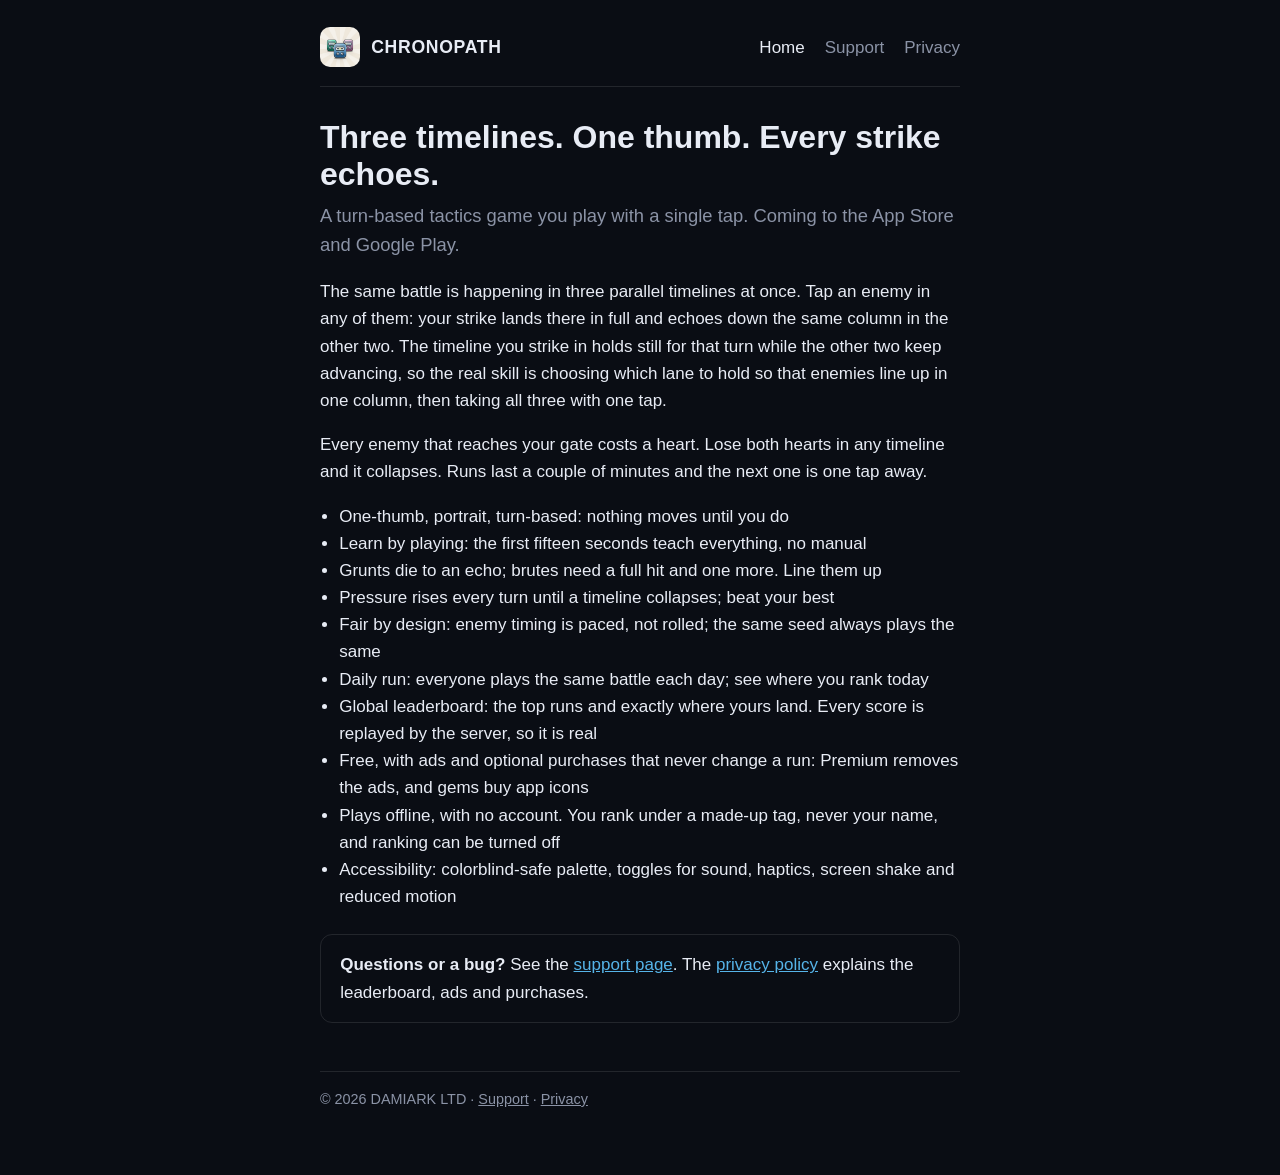
<file: index.html>
<!doctype html>
<html lang="en">
<head>
<meta charset="utf-8">
<meta name="viewport" content="width=device-width, initial-scale=1">
<title>Chronopath</title>
<meta name="description" content="Chronopath: one-thumb, turn-based tactics across three parallel timelines. Every strike echoes.">
<link rel="stylesheet" href="style.css?v=2">
<link rel="icon" href="icon.png" type="image/png">
<link rel="apple-touch-icon" href="icon.png">
<meta name="theme-color" content="#0a0d14">
</head>
<body>
<header>
  <a class="brand" href="./"><span class="logo"><img src="icon.png" alt=""></span> Chronopath</a>
  <nav><a href="./" aria-current="page">Home</a><a href="support.html">Support</a><a href="privacy.html">Privacy</a></nav>
</header>
<main>
  <h1>Three timelines. One thumb. Every strike echoes.</h1>
  <p class="lead">A turn-based tactics game you play with a single tap. Coming to the App Store and Google Play.</p>

  <p>The same battle is happening in three parallel timelines at once. Tap an enemy in any of them: your strike lands there in full and echoes down the same column in the other two. The timeline you strike in holds still for that turn while the other two keep advancing, so the real skill is choosing which lane to hold so that enemies line up in one column, then taking all three with one tap.</p>
  <p>Every enemy that reaches your gate costs a heart. Lose both hearts in any timeline and it collapses. Runs last a couple of minutes and the next one is one tap away.</p>

  <ul>
    <li>One-thumb, portrait, turn-based: nothing moves until you do</li>
    <li>Learn by playing: the first fifteen seconds teach everything, no manual</li>
    <li>Grunts die to an echo; brutes need a full hit and one more. Line them up</li>
    <li>Pressure rises every turn until a timeline collapses; beat your best</li>
    <li>Fair by design: enemy timing is paced, not rolled; the same seed always plays the same</li>
    <li>Daily run: everyone plays the same battle each day; see where you rank today</li>
    <li>Global leaderboard: the top runs and exactly where yours land. Every score is replayed by the server, so it is real</li>
    <li>Free, with ads and optional purchases that never change a run: Premium removes the ads, and gems buy app icons</li>
    <li>Plays offline, with no account. You rank under a made-up tag, never your name, and ranking can be turned off</li>
    <li>Accessibility: colorblind-safe palette, toggles for sound, haptics, screen shake and reduced motion</li>
  </ul>

  <div class="card">
    <p style="margin:0"><strong>Questions or a bug?</strong> See the <a href="support.html">support page</a>. The <a href="privacy.html">privacy policy</a> explains the leaderboard, ads and purchases.</p>
  </div>
</main>
<footer>© 2026 DAMIARK LTD · <a href="support.html">Support</a> · <a href="privacy.html">Privacy</a></footer>
</body>
</html>
</file>
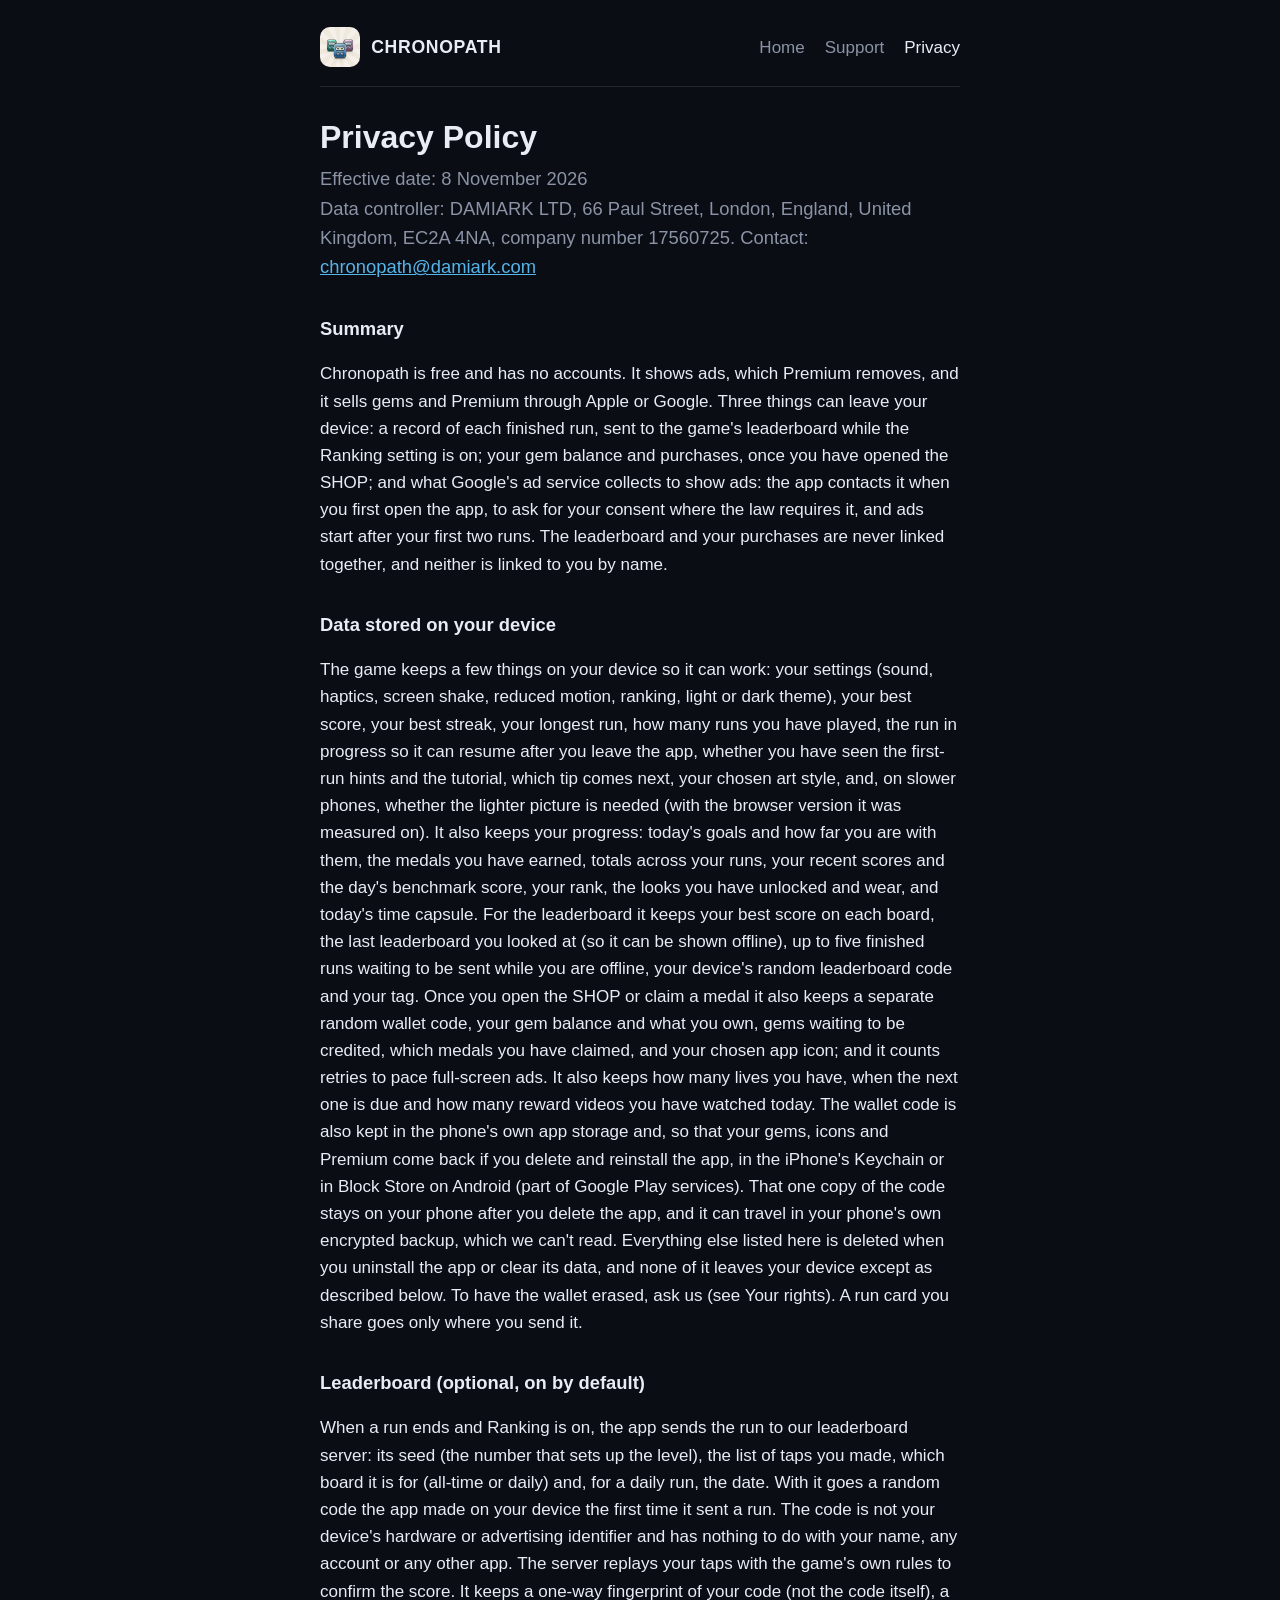
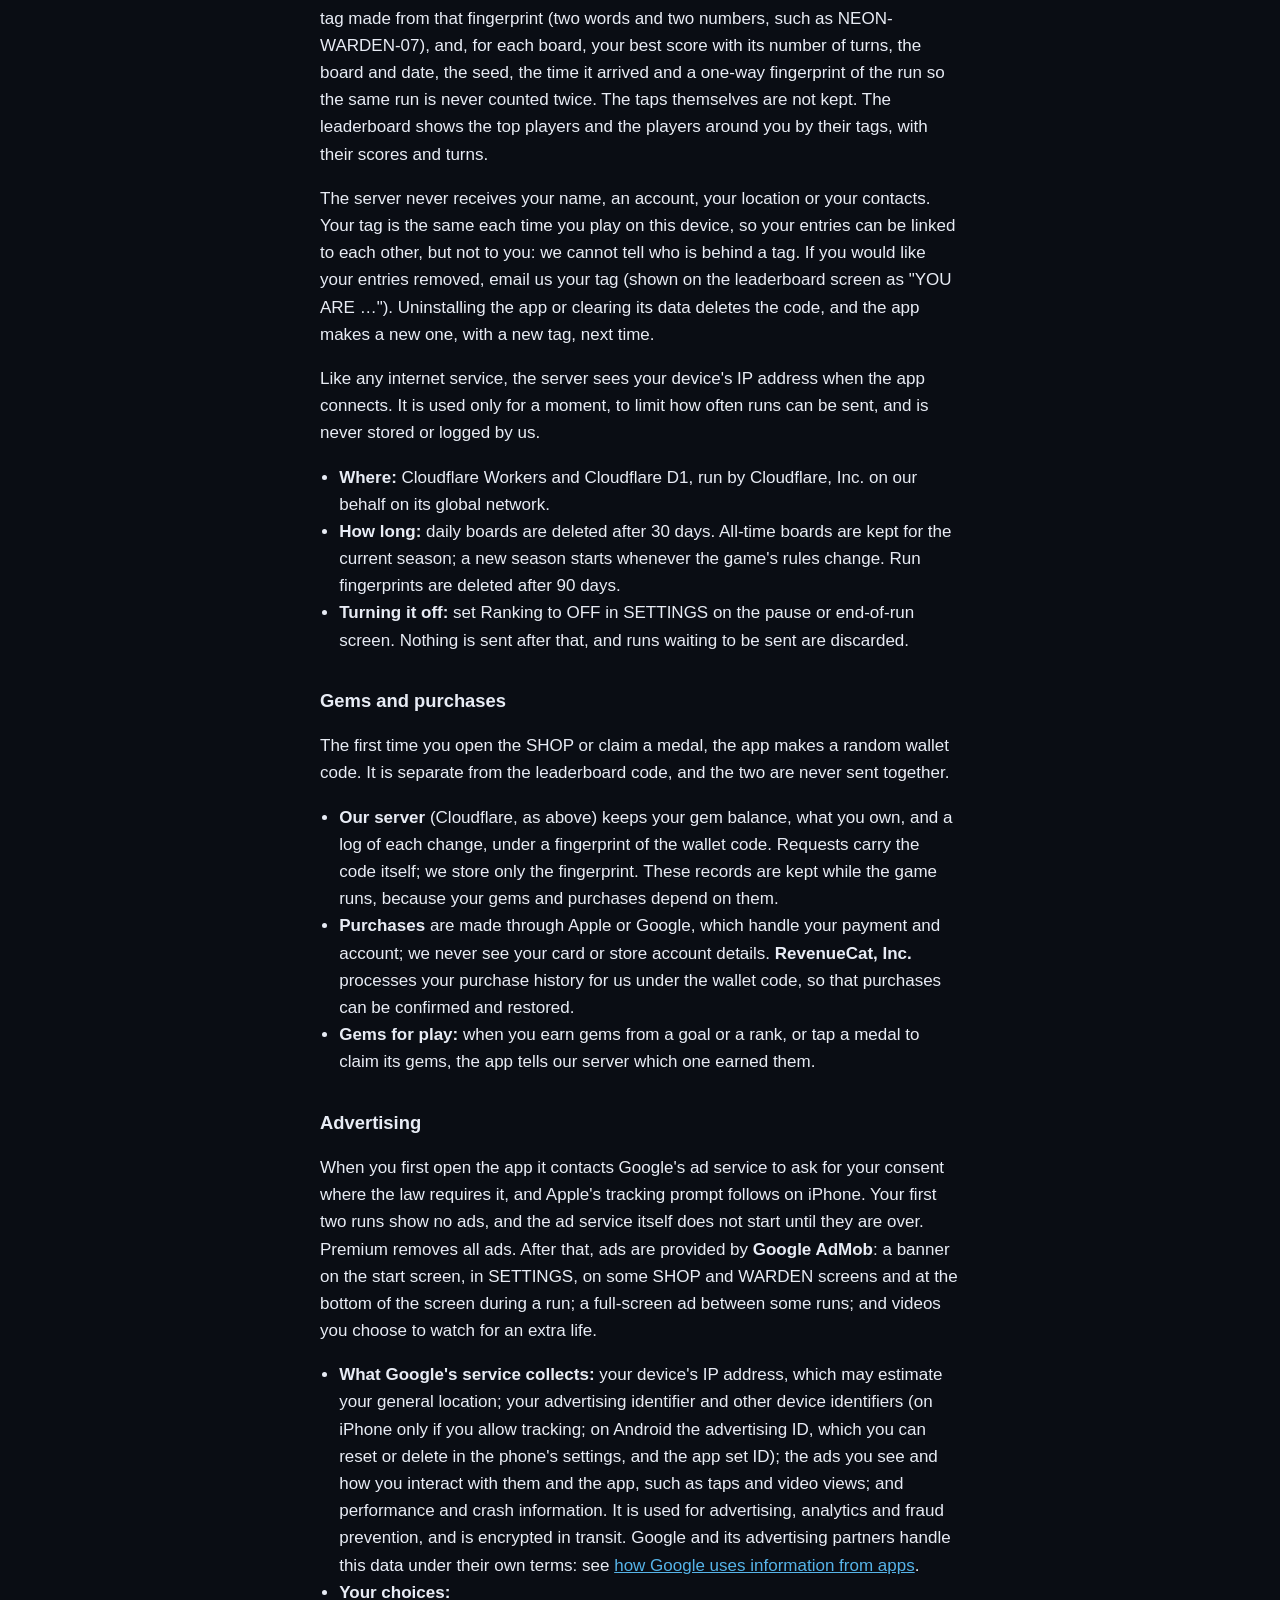
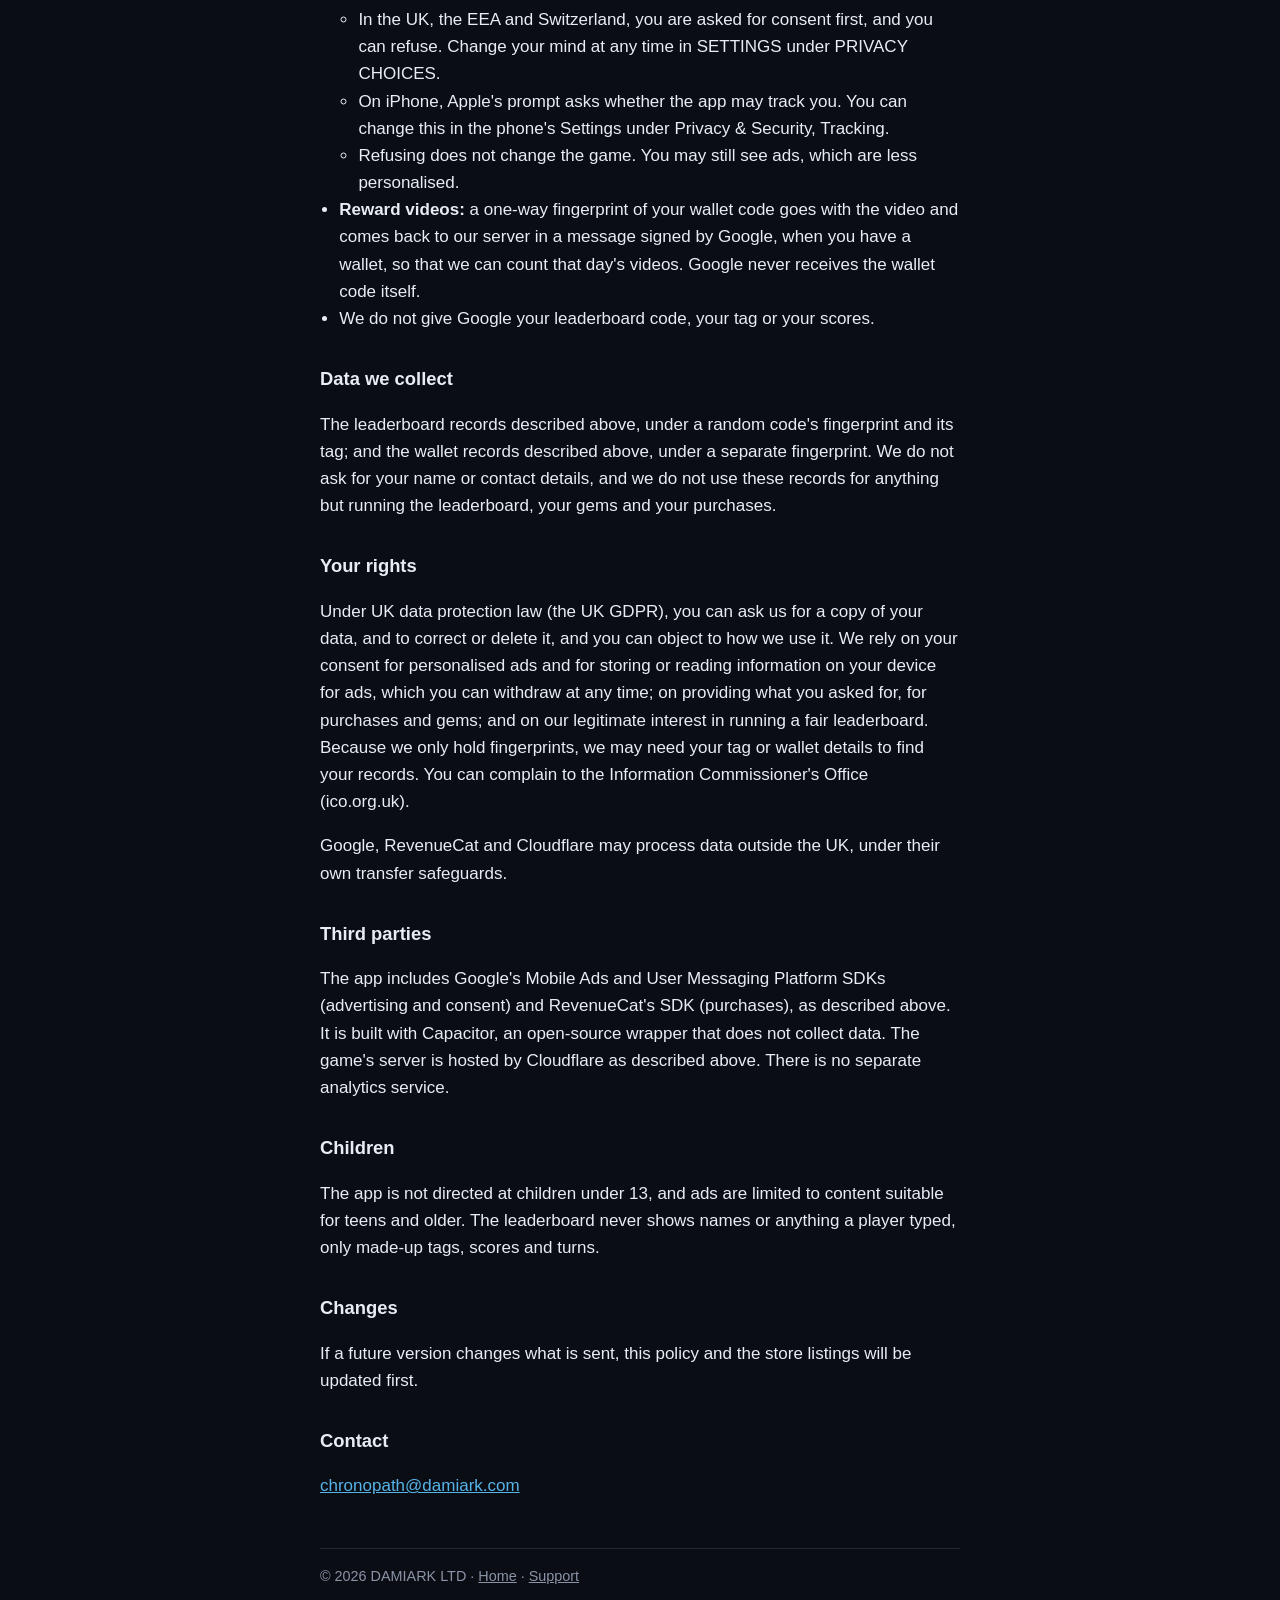
<file: privacy.html>
<!doctype html>
<html lang="en">
<head>
<meta charset="utf-8">
<meta name="viewport" content="width=device-width, initial-scale=1">
<title>Chronopath Privacy Policy</title>
<meta name="description" content="How Chronopath handles your data: ads by Google, purchases, gems and the optional leaderboard.">
<link rel="stylesheet" href="style.css?v=2">
<link rel="icon" href="icon.png" type="image/png">
<meta name="theme-color" content="#0a0d14">
</head>
<body>
<header>
  <a class="brand" href="./"><span class="logo"><img src="icon.png" alt=""></span> Chronopath</a>
  <nav><a href="./">Home</a><a href="support.html">Support</a><a href="privacy.html" aria-current="page">Privacy</a></nav>
</header>
<main>
  <h1>Privacy Policy</h1>
  <p class="lead">Effective date: 8 November 2026<br>Data controller: DAMIARK LTD, 66 Paul Street, London, England, United Kingdom, EC2A 4NA, company number 17560725. Contact: <a href="mailto:chronopath@damiark.com">chronopath@damiark.com</a></p>

  <h2>Summary</h2>
  <p>Chronopath is free and has no accounts. It shows ads, which Premium removes, and it sells gems and Premium through Apple or Google. Three things can leave your device: a record of each finished run, sent to the game's leaderboard while the Ranking setting is on; your gem balance and purchases, once you have opened the SHOP; and what Google's ad service collects to show ads: the app contacts it when you first open the app, to ask for your consent where the law requires it, and ads start after your first two runs. The leaderboard and your purchases are never linked together, and neither is linked to you by name.</p>

  <h2>Data stored on your device</h2>
  <p>The game keeps a few things on your device so it can work: your settings (sound, haptics, screen shake, reduced motion, ranking, light or dark theme), your best score, your best streak, your longest run, how many runs you have played, the run in progress so it can resume after you leave the app, whether you have seen the first-run hints and the tutorial, which tip comes next, your chosen art style, and, on slower phones, whether the lighter picture is needed (with the browser version it was measured on). It also keeps your progress: today's goals and how far you are with them, the medals you have earned, totals across your runs, your recent scores and the day's benchmark score, your rank, the looks you have unlocked and wear, and today's time capsule. For the leaderboard it keeps your best score on each board, the last leaderboard you looked at (so it can be shown offline), up to five finished runs waiting to be sent while you are offline, your device's random leaderboard code and your tag. Once you open the SHOP or claim a medal it also keeps a separate random wallet code, your gem balance and what you own, gems waiting to be credited, which medals you have claimed, and your chosen app icon; and it counts retries to pace full-screen ads. It also keeps how many lives you have, when the next one is due and how many reward videos you have watched today. The wallet code is also kept in the phone's own app storage and, so that your gems, icons and Premium come back if you delete and reinstall the app, in the iPhone's Keychain or in Block Store on Android (part of Google Play services). That one copy of the code stays on your phone after you delete the app, and it can travel in your phone's own encrypted backup, which we can't read. Everything else listed here is deleted when you uninstall the app or clear its data, and none of it leaves your device except as described below. To have the wallet erased, ask us (see Your rights). A run card you share goes only where you send it.</p>

  <h2>Leaderboard (optional, on by default)</h2>
  <p>When a run ends and Ranking is on, the app sends the run to our leaderboard server: its seed (the number that sets up the level), the list of taps you made, which board it is for (all-time or daily) and, for a daily run, the date. With it goes a random code the app made on your device the first time it sent a run. The code is not your device's hardware or advertising identifier and has nothing to do with your name, any account or any other app. The server replays your taps with the game's own rules to confirm the score. It keeps a one-way fingerprint of your code (not the code itself), a tag made from that fingerprint (two words and two numbers, such as NEON-WARDEN-07), and, for each board, your best score with its number of turns, the board and date, the seed, the time it arrived and a one-way fingerprint of the run so the same run is never counted twice. The taps themselves are not kept. The leaderboard shows the top players and the players around you by their tags, with their scores and turns.</p>
  <p>The server never receives your name, an account, your location or your contacts. Your tag is the same each time you play on this device, so your entries can be linked to each other, but not to you: we cannot tell who is behind a tag. If you would like your entries removed, email us your tag (shown on the leaderboard screen as "YOU ARE …"). Uninstalling the app or clearing its data deletes the code, and the app makes a new one, with a new tag, next time.</p>
  <p>Like any internet service, the server sees your device's IP address when the app connects. It is used only for a moment, to limit how often runs can be sent, and is never stored or logged by us.</p>
  <ul>
    <li><strong>Where:</strong> Cloudflare Workers and Cloudflare D1, run by Cloudflare, Inc. on our behalf on its global network.</li>
    <li><strong>How long:</strong> daily boards are deleted after 30 days. All-time boards are kept for the current season; a new season starts whenever the game's rules change. Run fingerprints are deleted after 90 days.</li>
    <li><strong>Turning it off:</strong> set Ranking to OFF in SETTINGS on the pause or end-of-run screen. Nothing is sent after that, and runs waiting to be sent are discarded.</li>
  </ul>

  <h2>Gems and purchases</h2>
  <p>The first time you open the SHOP or claim a medal, the app makes a random wallet code. It is separate from the leaderboard code, and the two are never sent together.</p>
  <ul>
    <li><strong>Our server</strong> (Cloudflare, as above) keeps your gem balance, what you own, and a log of each change, under a fingerprint of the wallet code. Requests carry the code itself; we store only the fingerprint. These records are kept while the game runs, because your gems and purchases depend on them.</li>
    <li><strong>Purchases</strong> are made through Apple or Google, which handle your payment and account; we never see your card or store account details. <strong>RevenueCat, Inc.</strong> processes your purchase history for us under the wallet code, so that purchases can be confirmed and restored.</li>
    <li><strong>Gems for play:</strong> when you earn gems from a goal or a rank, or tap a medal to claim its gems, the app tells our server which one earned them.</li>
  </ul>

  <h2>Advertising</h2>
  <p>When you first open the app it contacts Google's ad service to ask for your consent where the law requires it, and Apple's tracking prompt follows on iPhone. Your first two runs show no ads, and the ad service itself does not start until they are over. Premium removes all ads. After that, ads are provided by <strong>Google AdMob</strong>: a banner on the start screen, in SETTINGS, on some SHOP and WARDEN screens and at the bottom of the screen during a run; a full-screen ad between some runs; and videos you choose to watch for an extra life.</p>
  <ul>
    <li><strong>What Google's service collects:</strong> your device's IP address, which may estimate your general location; your advertising identifier and other device identifiers (on iPhone only if you allow tracking; on Android the advertising ID, which you can reset or delete in the phone's settings, and the app set ID); the ads you see and how you interact with them and the app, such as taps and video views; and performance and crash information. It is used for advertising, analytics and fraud prevention, and is encrypted in transit. Google and its advertising partners handle this data under their own terms: see <a href="https://policies.google.com/technologies/partner-sites">how Google uses information from apps</a>.</li>
    <li><strong>Your choices:</strong>
      <ul>
        <li>In the UK, the EEA and Switzerland, you are asked for consent first, and you can refuse. Change your mind at any time in SETTINGS under PRIVACY CHOICES.</li>
        <li>On iPhone, Apple's prompt asks whether the app may track you. You can change this in the phone's Settings under Privacy &amp; Security, Tracking.</li>
        <li>Refusing does not change the game. You may still see ads, which are less personalised.</li>
      </ul>
    </li>
    <li><strong>Reward videos:</strong> a one-way fingerprint of your wallet code goes with the video and comes back to our server in a message signed by Google, when you have a wallet, so that we can count that day's videos. Google never receives the wallet code itself.</li>
    <li>We do not give Google your leaderboard code, your tag or your scores.</li>
  </ul>

  <h2>Data we collect</h2>
  <p>The leaderboard records described above, under a random code's fingerprint and its tag; and the wallet records described above, under a separate fingerprint. We do not ask for your name or contact details, and we do not use these records for anything but running the leaderboard, your gems and your purchases.</p>

  <h2>Your rights</h2>
  <p>Under UK data protection law (the UK GDPR), you can ask us for a copy of your data, and to correct or delete it, and you can object to how we use it. We rely on your consent for personalised ads and for storing or reading information on your device for ads, which you can withdraw at any time; on providing what you asked for, for purchases and gems; and on our legitimate interest in running a fair leaderboard. Because we only hold fingerprints, we may need your tag or wallet details to find your records. You can complain to the Information Commissioner's Office (ico.org.uk).</p>
  <p>Google, RevenueCat and Cloudflare may process data outside the UK, under their own transfer safeguards.</p>

  <h2>Third parties</h2>
  <p>The app includes Google's Mobile Ads and User Messaging Platform SDKs (advertising and consent) and RevenueCat's SDK (purchases), as described above. It is built with Capacitor, an open-source wrapper that does not collect data. The game's server is hosted by Cloudflare as described above. There is no separate analytics service.</p>

  <h2>Children</h2>
  <p>The app is not directed at children under 13, and ads are limited to content suitable for teens and older. The leaderboard never shows names or anything a player typed, only made-up tags, scores and turns.</p>

  <h2>Changes</h2>
  <p>If a future version changes what is sent, this policy and the store listings will be updated first.</p>

  <h2>Contact</h2>
  <p><a href="mailto:chronopath@damiark.com">chronopath@damiark.com</a></p>
</main>
<footer>© 2026 DAMIARK LTD · <a href="./">Home</a> · <a href="support.html">Support</a></footer>
</body>
</html>
</file>
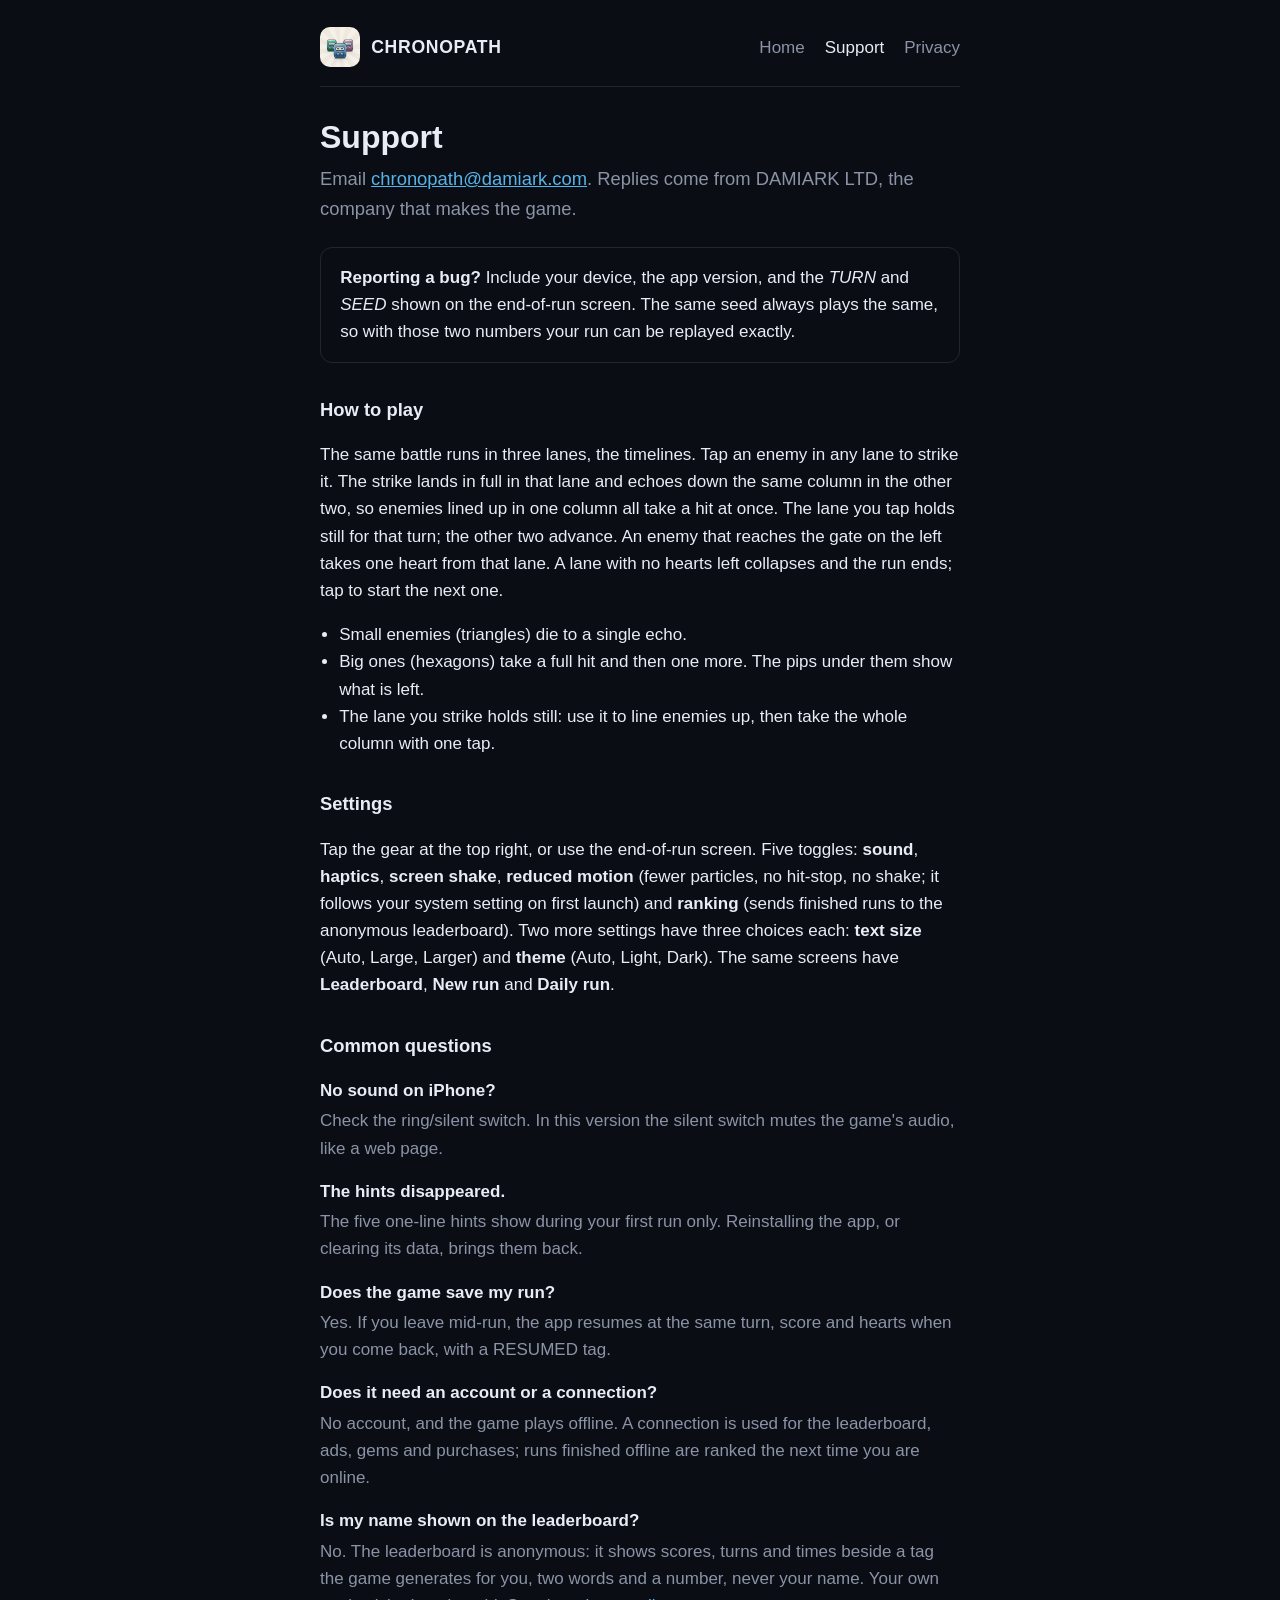
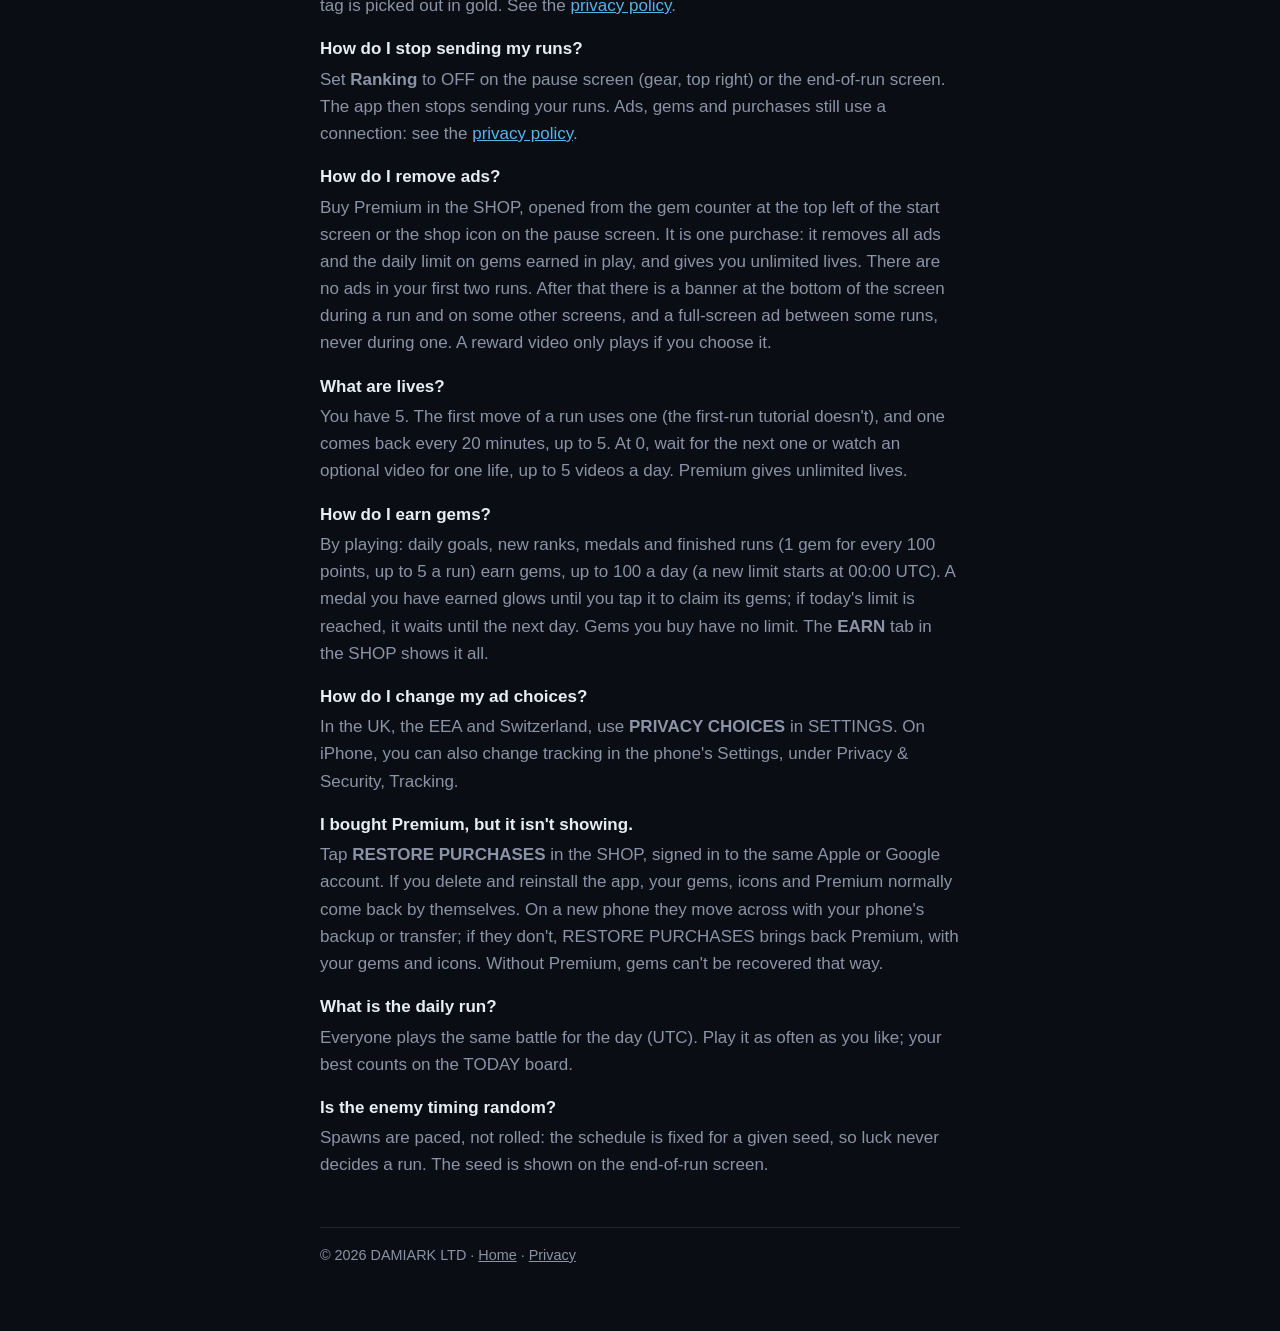
<file: support.html>
<!doctype html>
<html lang="en">
<head>
<meta charset="utf-8">
<meta name="viewport" content="width=device-width, initial-scale=1">
<title>Chronopath Support</title>
<meta name="description" content="How to play Chronopath, settings, common questions, and how to reach the developer.">
<link rel="stylesheet" href="style.css?v=2">
<link rel="icon" href="icon.png" type="image/png">
<meta name="theme-color" content="#0a0d14">
</head>
<body>
<header>
  <a class="brand" href="./"><span class="logo"><img src="icon.png" alt=""></span> Chronopath</a>
  <nav><a href="./">Home</a><a href="support.html" aria-current="page">Support</a><a href="privacy.html">Privacy</a></nav>
</header>
<main>
  <h1>Support</h1>
  <p class="lead">Email <a href="mailto:chronopath@damiark.com">chronopath@damiark.com</a>. Replies come from DAMIARK LTD, the company that makes the game.</p>

  <div class="card">
    <p style="margin:0"><strong>Reporting a bug?</strong> Include your device, the app version, and the <em>TURN</em> and <em>SEED</em> shown on the end-of-run screen. The same seed always plays the same, so with those two numbers your run can be replayed exactly.</p>
  </div>

  <h2>How to play</h2>
  <p>The same battle runs in three lanes, the timelines. Tap an enemy in any lane to strike it. The strike lands in full in that lane and echoes down the same column in the other two, so enemies lined up in one column all take a hit at once. The lane you tap holds still for that turn; the other two advance. An enemy that reaches the gate on the left takes one heart from that lane. A lane with no hearts left collapses and the run ends; tap to start the next one.</p>
  <ul>
    <li>Small enemies (triangles) die to a single echo.</li>
    <li>Big ones (hexagons) take a full hit and then one more. The pips under them show what is left.</li>
    <li>The lane you strike holds still: use it to line enemies up, then take the whole column with one tap.</li>
  </ul>

  <h2>Settings</h2>
  <p>Tap the gear at the top right, or use the end-of-run screen. Five toggles: <strong>sound</strong>, <strong>haptics</strong>, <strong>screen shake</strong>, <strong>reduced motion</strong> (fewer particles, no hit-stop, no shake; it follows your system setting on first launch) and <strong>ranking</strong> (sends finished runs to the anonymous leaderboard). Two more settings have three choices each: <strong>text size</strong> (Auto, Large, Larger) and <strong>theme</strong> (Auto, Light, Dark). The same screens have <strong>Leaderboard</strong>, <strong>New run</strong> and <strong>Daily run</strong>.</p>

  <h2>Common questions</h2>
  <dl>
    <dt>No sound on iPhone?</dt>
    <dd>Check the ring/silent switch. In this version the silent switch mutes the game's audio, like a web page.</dd>
    <dt>The hints disappeared.</dt>
    <dd>The five one-line hints show during your first run only. Reinstalling the app, or clearing its data, brings them back.</dd>
    <dt>Does the game save my run?</dt>
    <dd>Yes. If you leave mid-run, the app resumes at the same turn, score and hearts when you come back, with a RESUMED tag.</dd>
    <dt>Does it need an account or a connection?</dt>
    <dd>No account, and the game plays offline. A connection is used for the leaderboard, ads, gems and purchases; runs finished offline are ranked the next time you are online.</dd>
    <dt>Is my name shown on the leaderboard?</dt>
    <dd>No. The leaderboard is anonymous: it shows scores, turns and times beside a tag the game generates for you, two words and a number, never your name. Your own tag is picked out in gold. See the <a href="privacy.html">privacy policy</a>.</dd>
    <dt>How do I stop sending my runs?</dt>
    <dd>Set <strong>Ranking</strong> to OFF on the pause screen (gear, top right) or the end-of-run screen. The app then stops sending your runs. Ads, gems and purchases still use a connection: see the <a href="privacy.html">privacy policy</a>.</dd>
    <dt>How do I remove ads?</dt>
    <dd>Buy Premium in the SHOP, opened from the gem counter at the top left of the start screen or the shop icon on the pause screen. It is one purchase: it removes all ads and the daily limit on gems earned in play, and gives you unlimited lives. There are no ads in your first two runs. After that there is a banner at the bottom of the screen during a run and on some other screens, and a full-screen ad between some runs, never during one. A reward video only plays if you choose it.</dd>
    <dt>What are lives?</dt>
    <dd>You have 5. The first move of a run uses one (the first-run tutorial doesn't), and one comes back every 20 minutes, up to 5. At 0, wait for the next one or watch an optional video for one life, up to 5 videos a day. Premium gives unlimited lives.</dd>
    <dt>How do I earn gems?</dt>
    <dd>By playing: daily goals, new ranks, medals and finished runs (1 gem for every 100 points, up to 5 a run) earn gems, up to 100 a day (a new limit starts at 00:00 UTC). A medal you have earned glows until you tap it to claim its gems; if today's limit is reached, it waits until the next day. Gems you buy have no limit. The <strong>EARN</strong> tab in the SHOP shows it all.</dd>
    <dt>How do I change my ad choices?</dt>
    <dd>In the UK, the EEA and Switzerland, use <strong>PRIVACY CHOICES</strong> in SETTINGS. On iPhone, you can also change tracking in the phone's Settings, under Privacy &amp; Security, Tracking.</dd>
    <dt>I bought Premium, but it isn't showing.</dt>
    <dd>Tap <strong>RESTORE PURCHASES</strong> in the SHOP, signed in to the same Apple or Google account. If you delete and reinstall the app, your gems, icons and Premium normally come back by themselves. On a new phone they move across with your phone's backup or transfer; if they don't, RESTORE PURCHASES brings back Premium, with your gems and icons. Without Premium, gems can't be recovered that way.</dd>
    <dt>What is the daily run?</dt>
    <dd>Everyone plays the same battle for the day (UTC). Play it as often as you like; your best counts on the TODAY board.</dd>
    <dt>Is the enemy timing random?</dt>
    <dd>Spawns are paced, not rolled: the schedule is fixed for a given seed, so luck never decides a run. The seed is shown on the end-of-run screen.</dd>
  </dl>
</main>
<footer>© 2026 DAMIARK LTD · <a href="./">Home</a> · <a href="privacy.html">Privacy</a></footer>
</body>
</html>
</file>
<file: style.css>
:root { color-scheme: dark; --bg: #0a0d14; --text: #E8ECF5; --dim: #8B93A6; --line: rgba(255,255,255,0.10); --accent: #56B4E9; }
* { box-sizing: border-box; }
html, body { margin: 0; background: var(--bg); color: var(--text); }
body { font: 17px/1.6 -apple-system, BlinkMacSystemFont, "Segoe UI", Roboto, Helvetica, Arial, sans-serif; padding: 0 1.25rem 4rem; }
main, header, footer { max-width: 40rem; margin: 0 auto; }
header { display: flex; flex-wrap: wrap; align-items: center; justify-content: space-between; gap: .5rem 1rem; padding: 1.5rem 0 1rem; border-bottom: 1px solid var(--line); }
header .brand { display: flex; align-items: center; gap: .7rem; color: var(--text); text-decoration: none; font-weight: 800; font-size: 1.1rem; letter-spacing: .04em; text-transform: uppercase; }
/* the app icon (the keeper trio), whole, in a rounded tile */
header .brand .logo { width: 40px; height: 40px; overflow: hidden; border-radius: 10px; flex: none; }
header .brand .logo img { display: block; width: 40px; height: 40px; }
nav { display: flex; gap: 1.25rem; }
nav a { color: var(--dim); text-decoration: none; padding: .6rem 0; }   /* the padding makes each link a comfortable tap target */
nav a[aria-current="page"], nav a:hover { color: var(--text); }
h1 { font-size: 2rem; line-height: 1.15; margin: 2rem 0 .5rem; }
h2 { font-size: 1.15rem; margin: 2rem 0 .4rem; color: var(--text); }
p, li { color: var(--text); }
p.lead { color: var(--dim); font-size: 1.15rem; margin-top: 0; }
a { color: var(--accent); }
ul { padding-left: 1.2rem; }
dl dt { font-weight: 700; margin-top: 1rem; }
dl dd { margin: .2rem 0 0; color: var(--dim); }
.muted { color: var(--dim); }
.card { border: 1px solid var(--line); border-radius: 12px; padding: 1rem 1.2rem; margin: 1.5rem 0; }
footer { border-top: 1px solid var(--line); margin-top: 3rem; padding-top: 1rem; color: var(--dim); font-size: .9rem; }
footer a { color: var(--dim); }
/* phones: the links get their own row under the name, so nothing runs off the screen */
@media (max-width: 30rem) {
  header { flex-direction: column; align-items: flex-start; padding-bottom: .5rem; }
  nav { gap: 1.5rem; }
}
/* long addresses and links wrap instead of widening the page */
p, li, dd { overflow-wrap: anywhere; }
</file>
